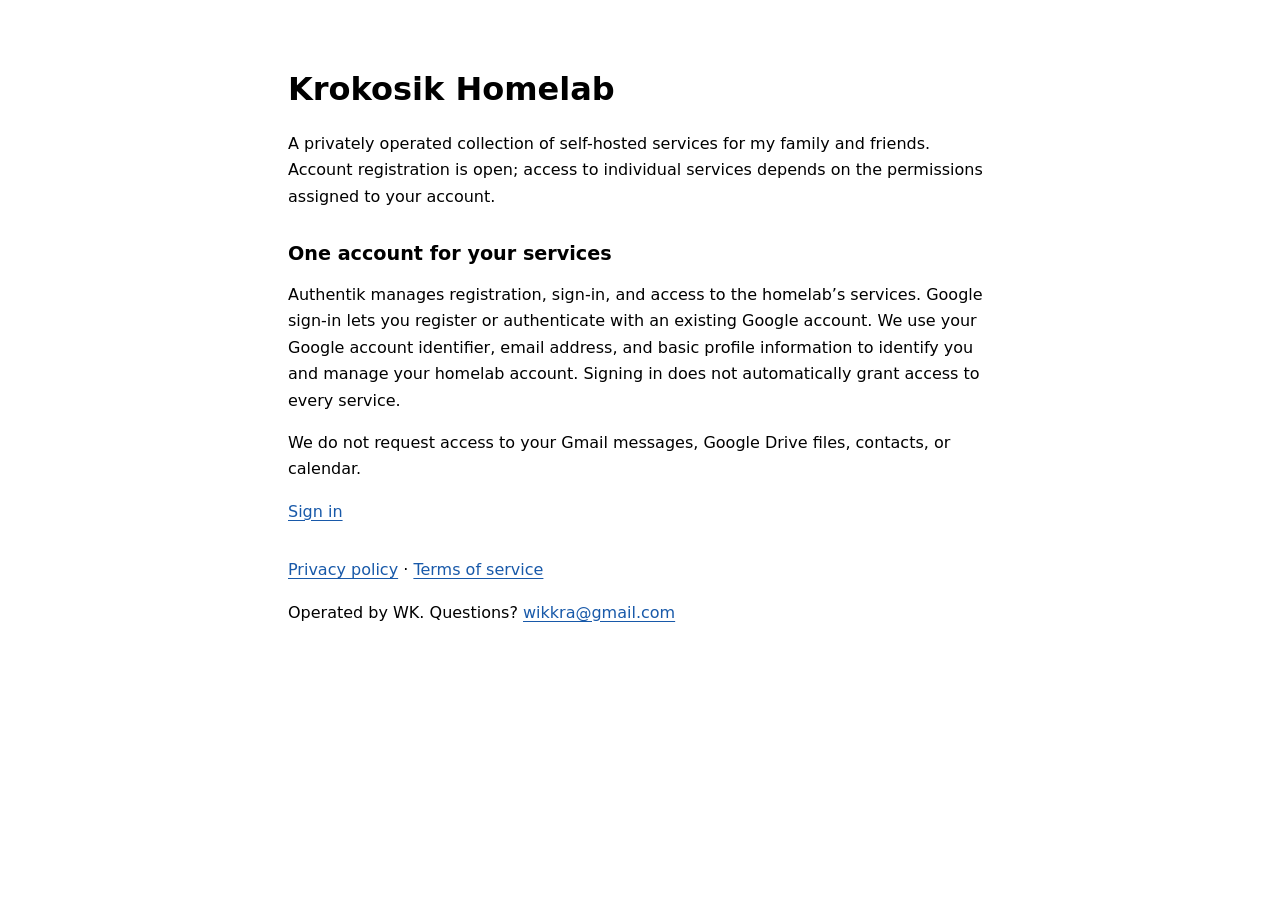
<file: docs/oauth-pages/index.html>
<!doctype html>
<html lang="en">
<meta charset="utf-8">
<meta name="viewport" content="width=device-width, initial-scale=1">
<title>Krokosik Homelab</title>
<link rel="stylesheet" href="style.css">
<main>
  <h1>Krokosik Homelab</h1>
  <p>A privately operated collection of self-hosted services for my family and friends. Account registration is open; access to individual services depends on the permissions assigned to your account.</p>
  <h2>One account for your services</h2>
  <p>Authentik manages registration, sign-in, and access to the homelab’s services. Google sign-in lets you register or authenticate with an existing Google account. We use your Google account identifier, email address, and basic profile information to identify you and manage your homelab account. Signing in does not automatically grant access to every service.</p>
  <p>We do not request access to your Gmail messages, Google Drive files, contacts, or calendar.</p>
  <p><a href="https://authentik.krokosik.com/">Sign in</a></p>
  <nav aria-label="Information"><a href="privacy.html">Privacy policy</a> · <a href="terms.html">Terms of service</a></nav>
  <p>Operated by WK. Questions? <a href="mailto:wikkra@gmail.com">wikkra@gmail.com</a></p>
</main>
</html>
</file>
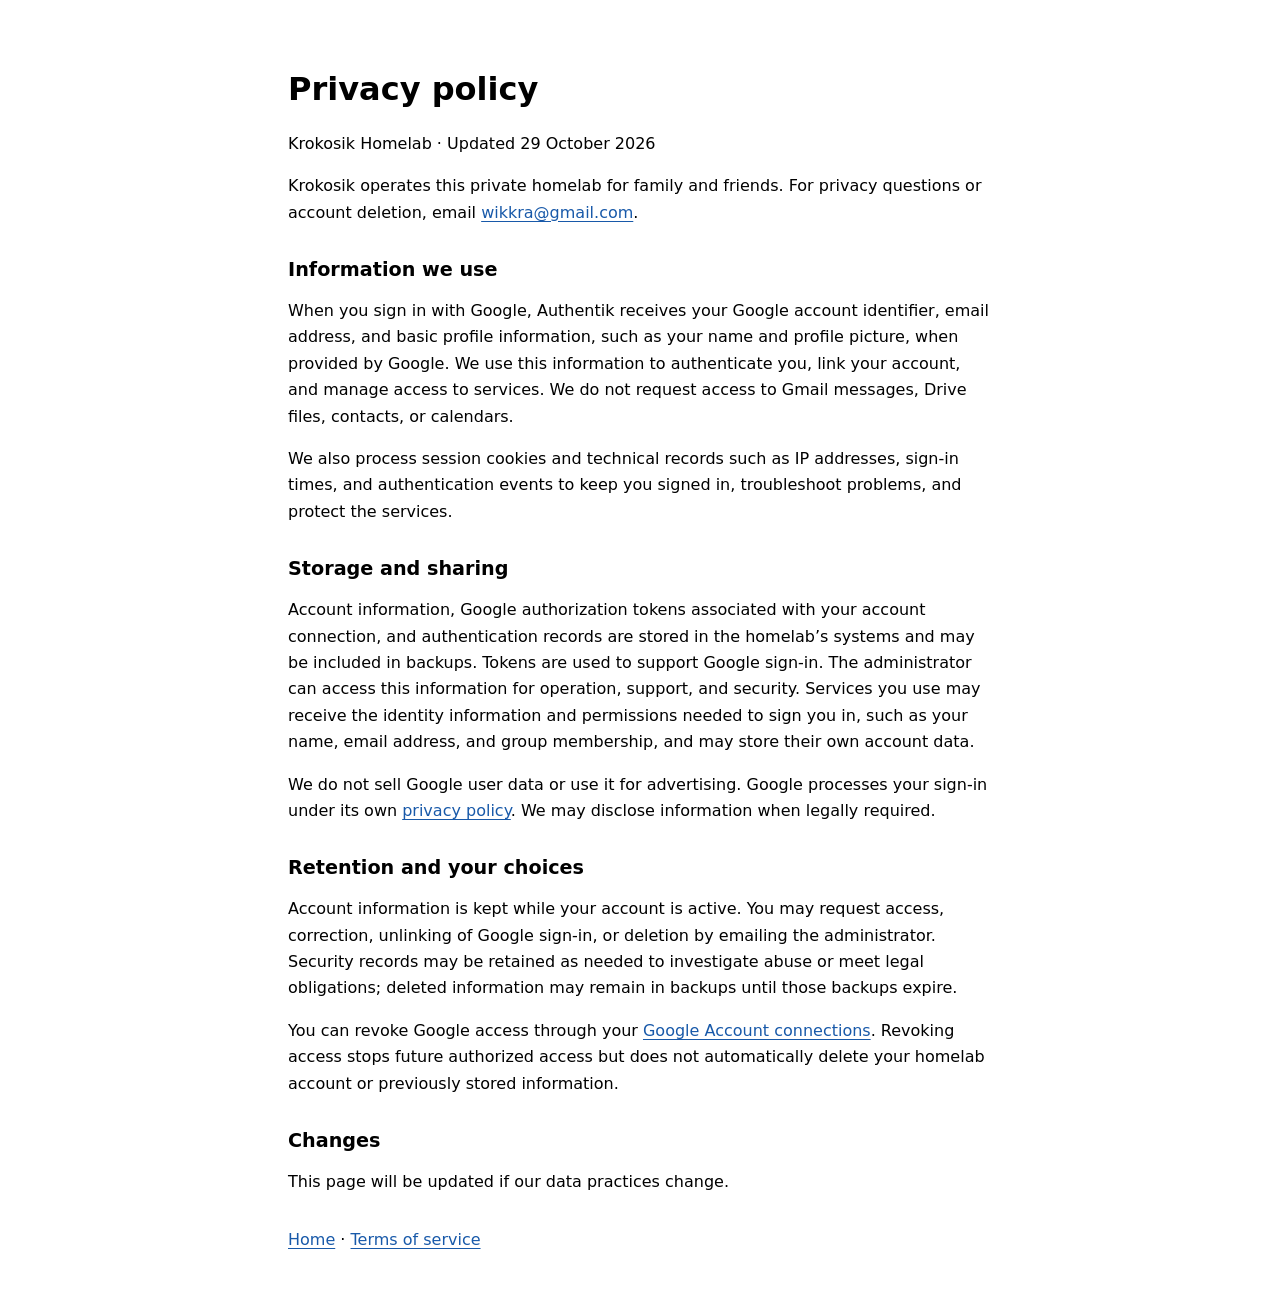
<file: docs/oauth-pages/privacy.html>
<!doctype html>
<html lang="en">
<meta charset="utf-8">
<meta name="viewport" content="width=device-width, initial-scale=1">
<title>Privacy policy — Krokosik Homelab</title>
<link rel="stylesheet" href="style.css">
<main>
  <h1>Privacy policy</h1>
  <p>Krokosik Homelab · Updated 29 October 2026</p>
  <p>Krokosik operates this private homelab for family and friends. For privacy questions or account deletion, email <a href="mailto:wikkra@gmail.com">wikkra@gmail.com</a>.</p>
  <h2>Information we use</h2>
  <p>When you sign in with Google, Authentik receives your Google account identifier, email address, and basic profile information, such as your name and profile picture, when provided by Google. We use this information to authenticate you, link your account, and manage access to services. We do not request access to Gmail messages, Drive files, contacts, or calendars.</p>
  <p>We also process session cookies and technical records such as IP addresses, sign-in times, and authentication events to keep you signed in, troubleshoot problems, and protect the services.</p>
  <h2>Storage and sharing</h2>
  <p>Account information, Google authorization tokens associated with your account connection, and authentication records are stored in the homelab’s systems and may be included in backups. Tokens are used to support Google sign-in. The administrator can access this information for operation, support, and security. Services you use may receive the identity information and permissions needed to sign you in, such as your name, email address, and group membership, and may store their own account data.</p>
  <p>We do not sell Google user data or use it for advertising. Google processes your sign-in under its own <a href="https://policies.google.com/privacy">privacy policy</a>. We may disclose information when legally required.</p>
  <h2>Retention and your choices</h2>
  <p>Account information is kept while your account is active. You may request access, correction, unlinking of Google sign-in, or deletion by emailing the administrator. Security records may be retained as needed to investigate abuse or meet legal obligations; deleted information may remain in backups until those backups expire.</p>
  <p>You can revoke Google access through your <a href="https://myaccount.google.com/connections">Google Account connections</a>. Revoking access stops future authorized access but does not automatically delete your homelab account or previously stored information.</p>
  <h2>Changes</h2>
  <p>This page will be updated if our data practices change.</p>
  <nav aria-label="Information"><a href="index.html">Home</a> · <a href="terms.html">Terms of service</a></nav>
</main>
</html>
</file>
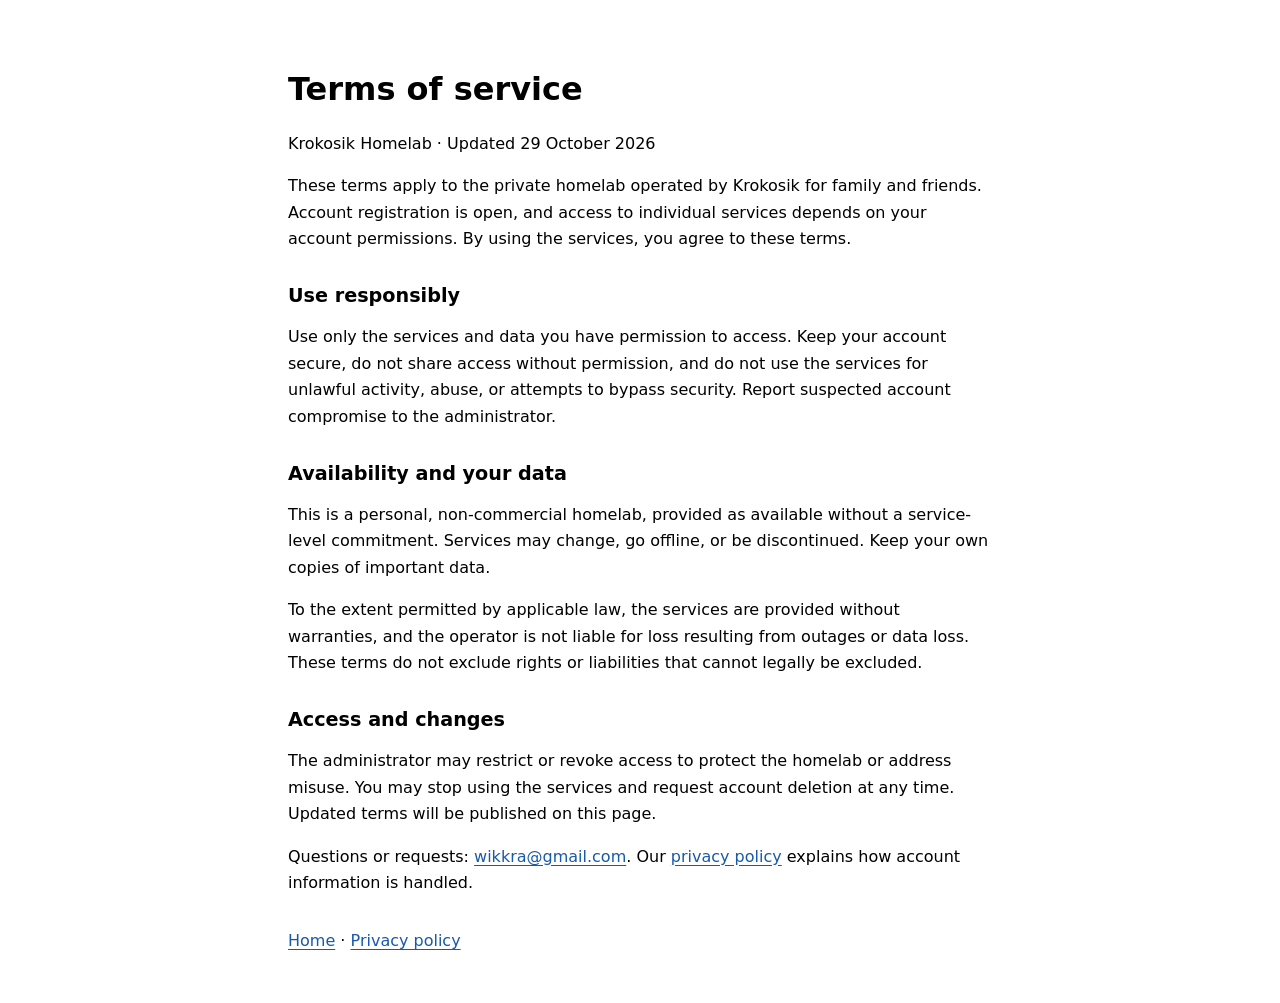
<file: docs/oauth-pages/terms.html>
<!doctype html>
<html lang="en">
<meta charset="utf-8">
<meta name="viewport" content="width=device-width, initial-scale=1">
<title>Terms of service — Krokosik Homelab</title>
<link rel="stylesheet" href="style.css">
<main>
  <h1>Terms of service</h1>
  <p>Krokosik Homelab · Updated 29 October 2026</p>
  <p>These terms apply to the private homelab operated by Krokosik for family and friends. Account registration is open, and access to individual services depends on your account permissions. By using the services, you agree to these terms.</p>
  <h2>Use responsibly</h2>
  <p>Use only the services and data you have permission to access. Keep your account secure, do not share access without permission, and do not use the services for unlawful activity, abuse, or attempts to bypass security. Report suspected account compromise to the administrator.</p>
  <h2>Availability and your data</h2>
  <p>This is a personal, non-commercial homelab, provided as available without a service-level commitment. Services may change, go offline, or be discontinued. Keep your own copies of important data.</p>
  <p>To the extent permitted by applicable law, the services are provided without warranties, and the operator is not liable for loss resulting from outages or data loss. These terms do not exclude rights or liabilities that cannot legally be excluded.</p>
  <h2>Access and changes</h2>
  <p>The administrator may restrict or revoke access to protect the homelab or address misuse. You may stop using the services and request account deletion at any time. Updated terms will be published on this page.</p>
  <p>Questions or requests: <a href="mailto:wikkra@gmail.com">wikkra@gmail.com</a>. Our <a href="privacy.html">privacy policy</a> explains how account information is handled.</p>
  <nav aria-label="Information"><a href="index.html">Home</a> · <a href="privacy.html">Privacy policy</a></nav>
</main>
</html>
</file>
<file: docs/oauth-pages/style.css>
:root { color-scheme: light dark; font-family: system-ui, sans-serif; line-height: 1.65; }
body { margin: 0; }
main { max-width: 44rem; margin: 0 auto; padding: 3rem 1.25rem; }
h1, h2 { line-height: 1.25; }
h2 { margin-top: 2rem; font-size: 1.2rem; }
a { color: light-dark(#1859a9, #9ecaff); text-underline-offset: .2em; }
nav { margin-top: 2rem; }
</file>
